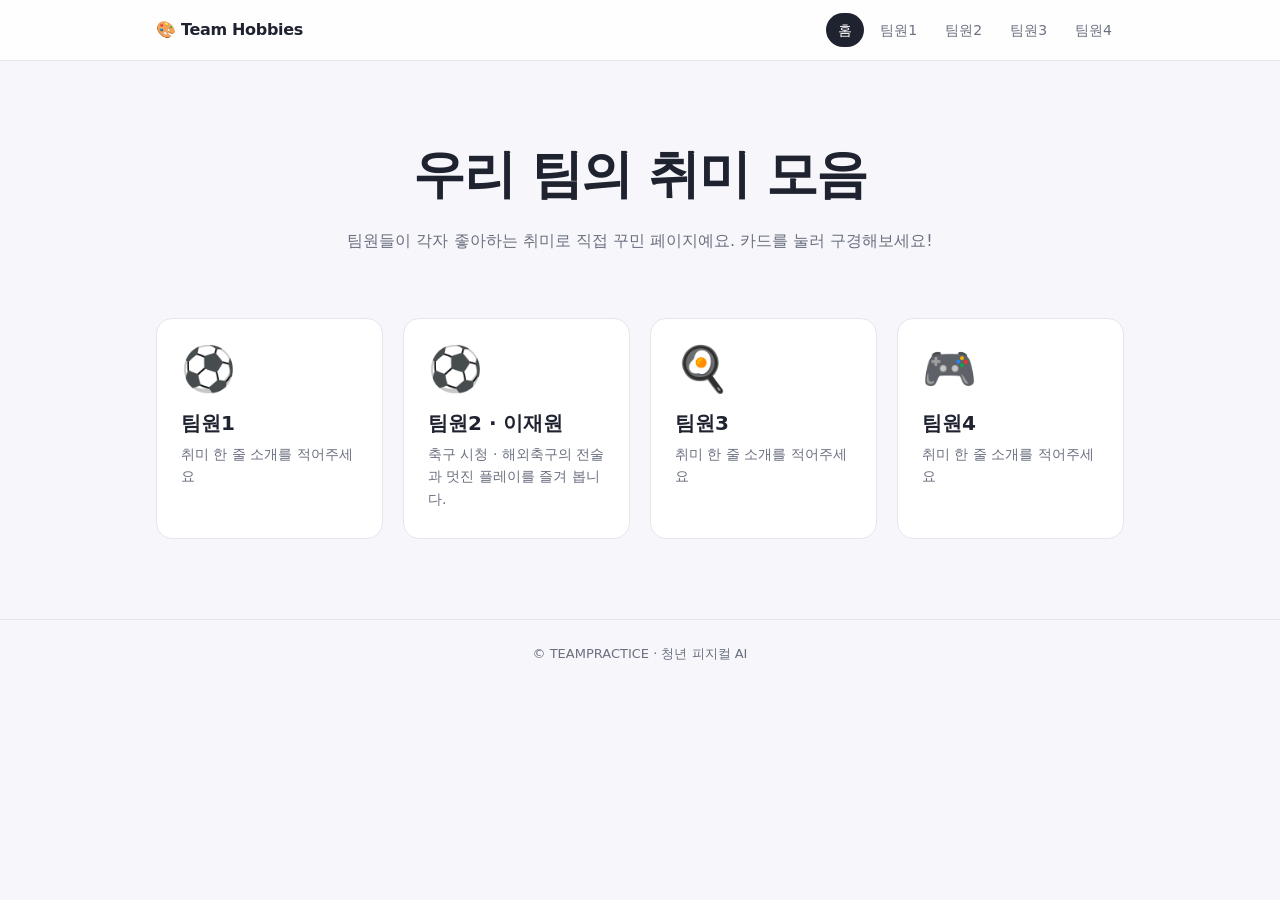
<file: index.html>
<!DOCTYPE html>
<html lang="ko">
<head>
  <meta charset="UTF-8">
  <meta name="viewport" content="width=device-width, initial-scale=1.0">
  <title>우리 팀 취미 모음</title>
  <link rel="stylesheet" href="css/common.css">
</head>
<body>
  <nav class="nav">
    <div class="container">
      <a class="logo" href="index.html">🎨 Team Hobbies</a>
      <ul>
        <li><a href="index.html" aria-current="page">홈</a></li>
        <li><a href="members/member1/index.html">팀원1</a></li>
        <li><a href="members/member2/index.html">팀원2</a></li>
        <li><a href="members/member3/index.html">팀원3</a></li>
        <li><a href="members/member4/index.html">팀원4</a></li>
      </ul>
    </div>
  </nav>

  <main class="container">
    <section class="hero">
      <h1>우리 팀의 취미 모음</h1>
      <p>팀원들이 각자 좋아하는 취미로 직접 꾸민 페이지예요. 카드를 눌러 구경해보세요!</p>
    </section>

    <!-- 각자 자기 카드의 이모지 / 이름 / 한 줄 소개만 수정해주세요 -->
    <section class="member-grid">
      <a class="member-card" href="members/member1/index.html">
        <div class="emoji">⚽</div>
        <h2>팀원1</h2>
        <p>취미 한 줄 소개를 적어주세요</p>
      </a>
      <a class="member-card" href="members/member2/index.html">
        <div class="emoji">⚽</div>
        <h2>팀원2 · 이재원</h2>
        <p>축구 시청 · 해외축구의 전술과 멋진 플레이를 즐겨 봅니다.</p>
      </a>
      <a class="member-card" href="members/member3/index.html">
        <div class="emoji">🍳</div>
        <h2>팀원3</h2>
        <p>취미 한 줄 소개를 적어주세요</p>
      </a>
      <a class="member-card" href="members/member4/index.html">
        <div class="emoji">🎮</div>
        <h2>팀원4</h2>
        <p>취미 한 줄 소개를 적어주세요</p>
      </a>
    </section>
  </main>

  <footer class="footer">
    <div class="container">© TEAMPRACTICE · 청년 피지컬 AI</div>
  </footer>
</body>
</html>
</file>
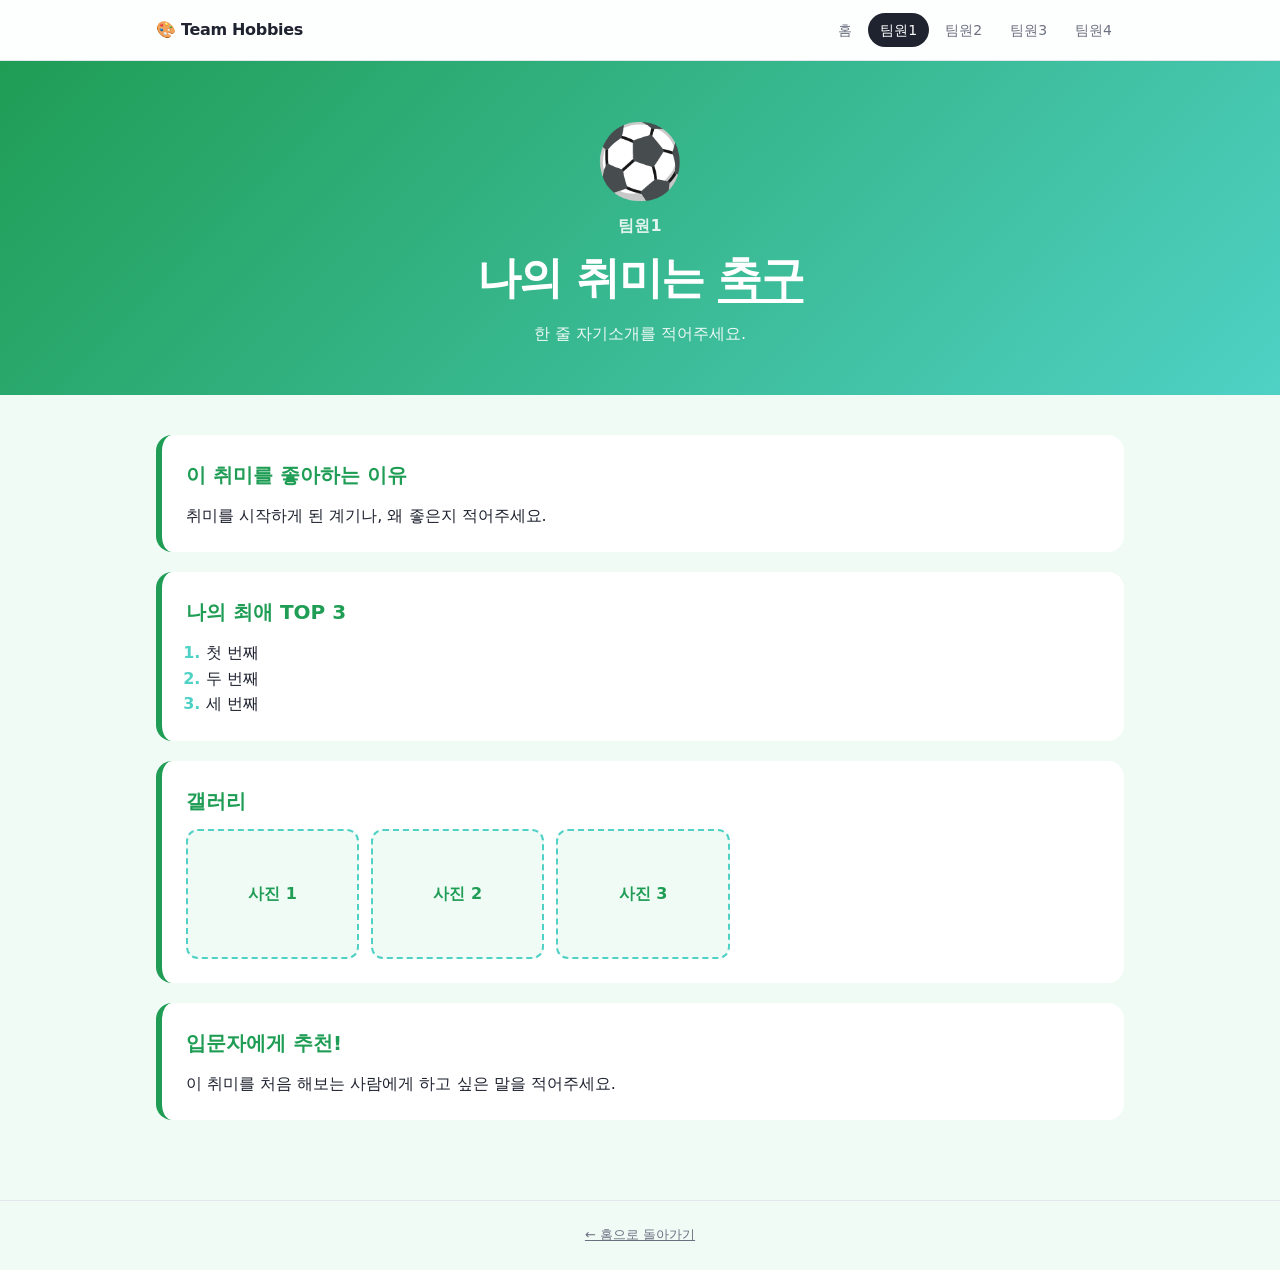
<file: members/member1/index.html>
<!DOCTYPE html>
<html lang="ko">
<head>
  <meta charset="UTF-8">
  <meta name="viewport" content="width=device-width, initial-scale=1.0">
  <title>팀원1의 취미</title>
  <link rel="stylesheet" href="../../css/common.css">
  <!-- 이 페이지만의 꾸미기는 같은 폴더의 style.css 에서 자유롭게! -->
  <link rel="stylesheet" href="style.css">
</head>
<body>
  <nav class="nav">
    <div class="container">
      <a class="logo" href="../../index.html">🎨 Team Hobbies</a>
      <ul>
        <li><a href="../../index.html">홈</a></li>
        <li><a href="../member1/index.html" aria-current="page">팀원1</a></li>
        <li><a href="../member2/index.html">팀원2</a></li>
        <li><a href="../member3/index.html">팀원3</a></li>
        <li><a href="../member4/index.html">팀원4</a></li>
      </ul>
    </div>
  </nav>

  <!-- ===== 여기서부터 자유롭게 꾸며주세요 ===== -->
  <header class="profile">
    <div class="container">
      <div class="profile-emoji">⚽</div>
      <p class="profile-name">팀원1</p>
      <h1>나의 취미는 <span>축구</span></h1>
      <p class="profile-intro">한 줄 자기소개를 적어주세요.</p>
    </div>
  </header>

  <main class="container content">
    <section class="block">
      <h2>이 취미를 좋아하는 이유</h2>
      <p>취미를 시작하게 된 계기나, 왜 좋은지 적어주세요.</p>
    </section>

    <section class="block">
      <h2>나의 최애 TOP 3</h2>
      <ol class="top-list">
        <li>첫 번째</li>
        <li>두 번째</li>
        <li>세 번째</li>
      </ol>
    </section>

    <section class="block">
      <h2>갤러리</h2>
      <!-- images 폴더에 사진을 넣고 <img src="images/파일명.jpg" alt="설명"> 으로 바꿔주세요 -->
      <div class="gallery">
        <div class="photo">사진 1</div>
        <div class="photo">사진 2</div>
        <div class="photo">사진 3</div>
      </div>
    </section>

    <section class="block">
      <h2>입문자에게 추천!</h2>
      <p>이 취미를 처음 해보는 사람에게 하고 싶은 말을 적어주세요.</p>
    </section>
  </main>
  <!-- ===== 꾸미기 영역 끝 ===== -->

  <footer class="footer">
    <div class="container"><a href="../../index.html">← 홈으로 돌아가기</a></div>
  </footer>
</body>
</html>
</file>
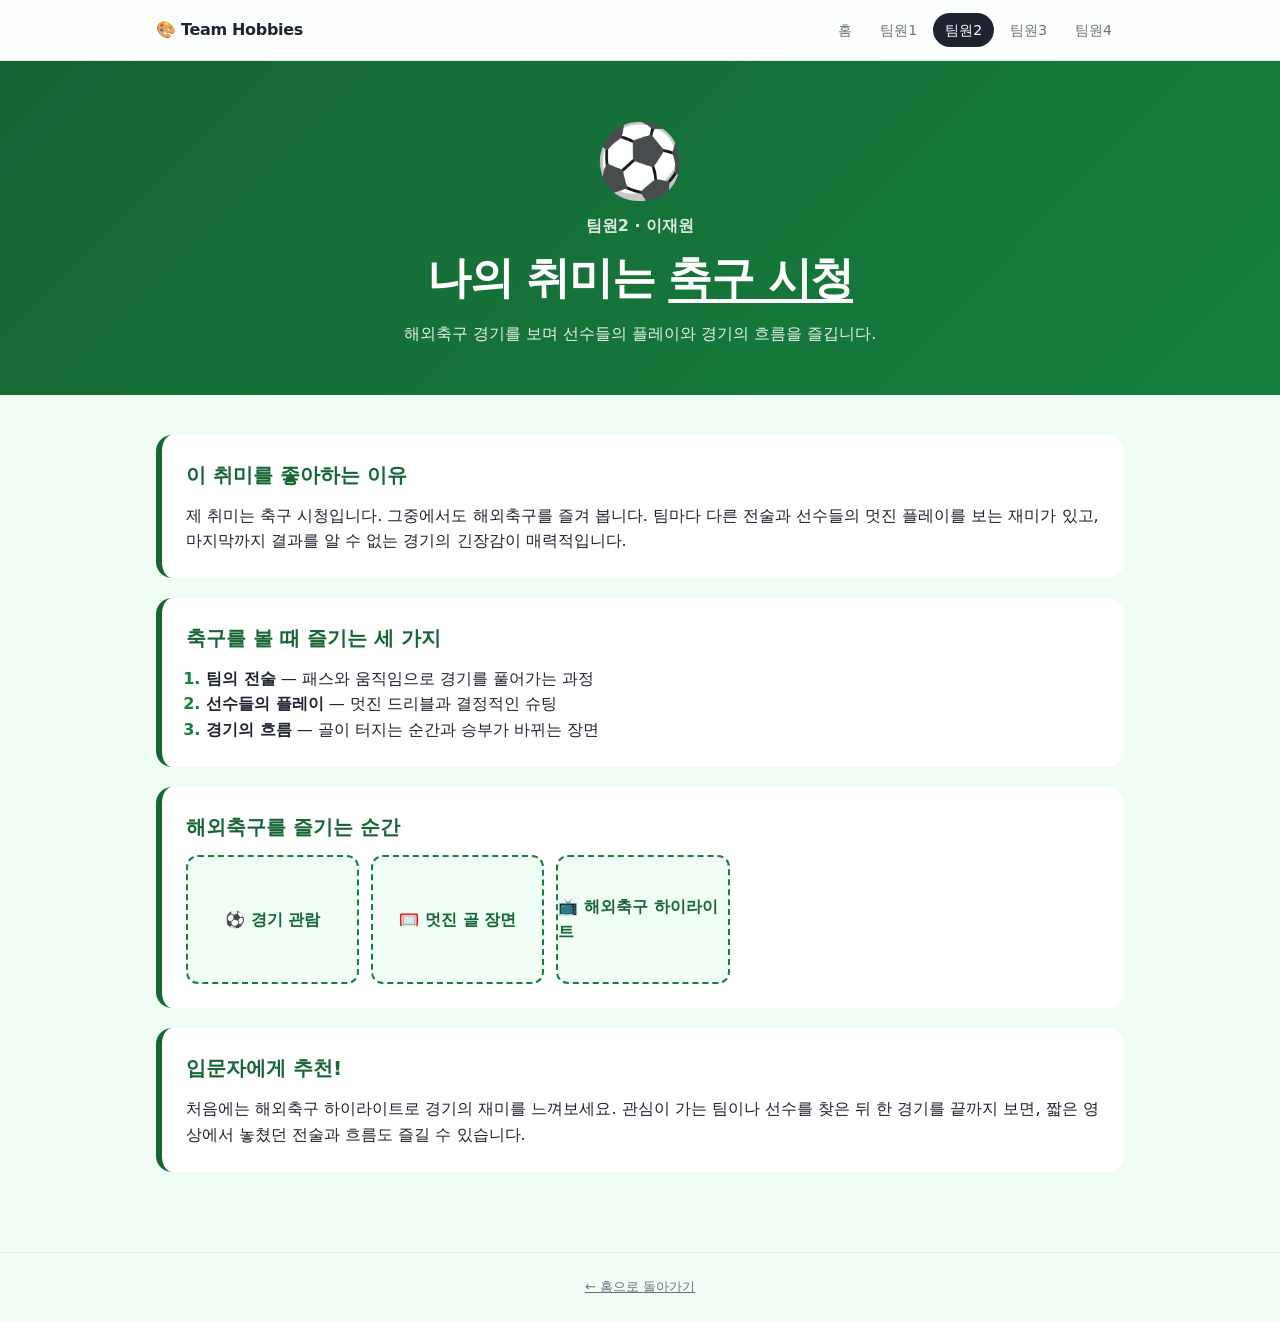
<file: members/member2/index.html>
<!DOCTYPE html>
<html lang="ko">
<head>
  <meta charset="UTF-8">
  <meta name="viewport" content="width=device-width, initial-scale=1.0">
  <title>팀원2 이재원의 취미 · 축구 시청</title>
  <link rel="stylesheet" href="../../css/common.css">
  <!-- 이 페이지만의 꾸미기는 같은 폴더의 style.css 에서 자유롭게! -->
  <link rel="stylesheet" href="style.css">
</head>
<body>
  <nav class="nav">
    <div class="container">
      <a class="logo" href="../../index.html">🎨 Team Hobbies</a>
      <ul>
        <li><a href="../../index.html">홈</a></li>
        <li><a href="../member1/index.html">팀원1</a></li>
        <li><a href="../member2/index.html" aria-current="page">팀원2</a></li>
        <li><a href="../member3/index.html">팀원3</a></li>
        <li><a href="../member4/index.html">팀원4</a></li>
      </ul>
    </div>
  </nav>

  <!-- ===== 여기서부터 자유롭게 꾸며주세요 ===== -->
  <header class="profile">
    <div class="container">
      <div class="profile-emoji">⚽</div>
      <p class="profile-name">팀원2 · 이재원</p>
      <h1>나의 취미는 <span>축구 시청</span></h1>
      <p class="profile-intro">해외축구 경기를 보며 선수들의 플레이와 경기의 흐름을 즐깁니다.</p>
    </div>
  </header>

  <main class="container content">
    <section class="block">
      <h2>이 취미를 좋아하는 이유</h2>
      <p>제 취미는 축구 시청입니다. 그중에서도 해외축구를 즐겨 봅니다. 팀마다 다른 전술과 선수들의 멋진 플레이를 보는 재미가 있고, 마지막까지 결과를 알 수 없는 경기의 긴장감이 매력적입니다.</p>
    </section>

    <section class="block">
      <h2>축구를 볼 때 즐기는 세 가지</h2>
      <ol class="top-list">
        <li><strong>팀의 전술</strong> — 패스와 움직임으로 경기를 풀어가는 과정</li>
        <li><strong>선수들의 플레이</strong> — 멋진 드리블과 결정적인 슈팅</li>
        <li><strong>경기의 흐름</strong> — 골이 터지는 순간과 승부가 바뀌는 장면</li>
      </ol>
    </section>

    <section class="block">
      <h2>해외축구를 즐기는 순간</h2>
      <div class="gallery">
        <div class="photo">⚽ 경기 관람</div>
        <div class="photo">🥅 멋진 골 장면</div>
        <div class="photo">📺 해외축구 하이라이트</div>
      </div>
    </section>

    <section class="block">
      <h2>입문자에게 추천!</h2>
      <p>처음에는 해외축구 하이라이트로 경기의 재미를 느껴보세요. 관심이 가는 팀이나 선수를 찾은 뒤 한 경기를 끝까지 보면, 짧은 영상에서 놓쳤던 전술과 흐름도 즐길 수 있습니다.</p>
    </section>
  </main>
  <!-- ===== 꾸미기 영역 끝 ===== -->

  <footer class="footer">
    <div class="container"><a href="../../index.html">← 홈으로 돌아가기</a></div>
  </footer>
</body>
</html>
</file>
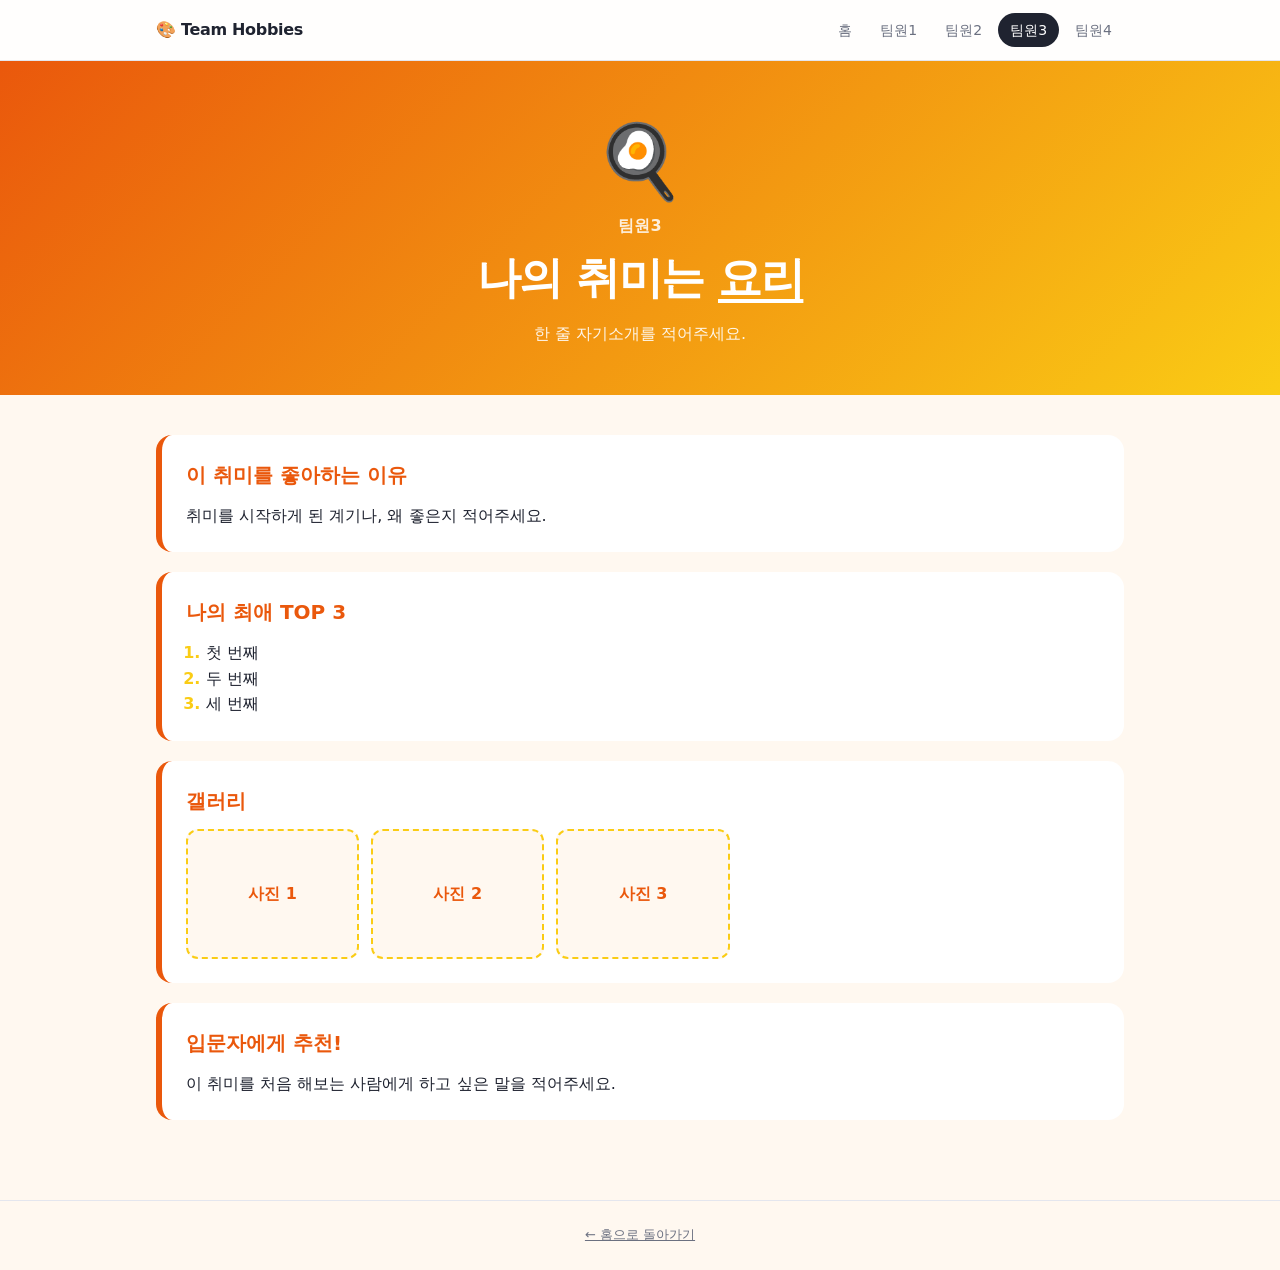
<file: members/member3/index.html>
<!DOCTYPE html>
<html lang="ko">
<head>
  <meta charset="UTF-8">
  <meta name="viewport" content="width=device-width, initial-scale=1.0">
  <title>팀원3의 취미</title>
  <link rel="stylesheet" href="../../css/common.css">
  <!-- 이 페이지만의 꾸미기는 같은 폴더의 style.css 에서 자유롭게! -->
  <link rel="stylesheet" href="style.css">
</head>
<body>
  <nav class="nav">
    <div class="container">
      <a class="logo" href="../../index.html">🎨 Team Hobbies</a>
      <ul>
        <li><a href="../../index.html">홈</a></li>
        <li><a href="../member1/index.html">팀원1</a></li>
        <li><a href="../member2/index.html">팀원2</a></li>
        <li><a href="../member3/index.html" aria-current="page">팀원3</a></li>
        <li><a href="../member4/index.html">팀원4</a></li>
      </ul>
    </div>
  </nav>

  <!-- ===== 여기서부터 자유롭게 꾸며주세요 ===== -->
  <header class="profile">
    <div class="container">
      <div class="profile-emoji">🍳</div>
      <p class="profile-name">팀원3</p>
      <h1>나의 취미는 <span>요리</span></h1>
      <p class="profile-intro">한 줄 자기소개를 적어주세요.</p>
    </div>
  </header>

  <main class="container content">
    <section class="block">
      <h2>이 취미를 좋아하는 이유</h2>
      <p>취미를 시작하게 된 계기나, 왜 좋은지 적어주세요.</p>
    </section>

    <section class="block">
      <h2>나의 최애 TOP 3</h2>
      <ol class="top-list">
        <li>첫 번째</li>
        <li>두 번째</li>
        <li>세 번째</li>
      </ol>
    </section>

    <section class="block">
      <h2>갤러리</h2>
      <!-- images 폴더에 사진을 넣고 <img src="images/파일명.jpg" alt="설명"> 으로 바꿔주세요 -->
      <div class="gallery">
        <div class="photo">사진 1</div>
        <div class="photo">사진 2</div>
        <div class="photo">사진 3</div>
      </div>
    </section>

    <section class="block">
      <h2>입문자에게 추천!</h2>
      <p>이 취미를 처음 해보는 사람에게 하고 싶은 말을 적어주세요.</p>
    </section>
  </main>
  <!-- ===== 꾸미기 영역 끝 ===== -->

  <footer class="footer">
    <div class="container"><a href="../../index.html">← 홈으로 돌아가기</a></div>
  </footer>
</body>
</html>
</file>
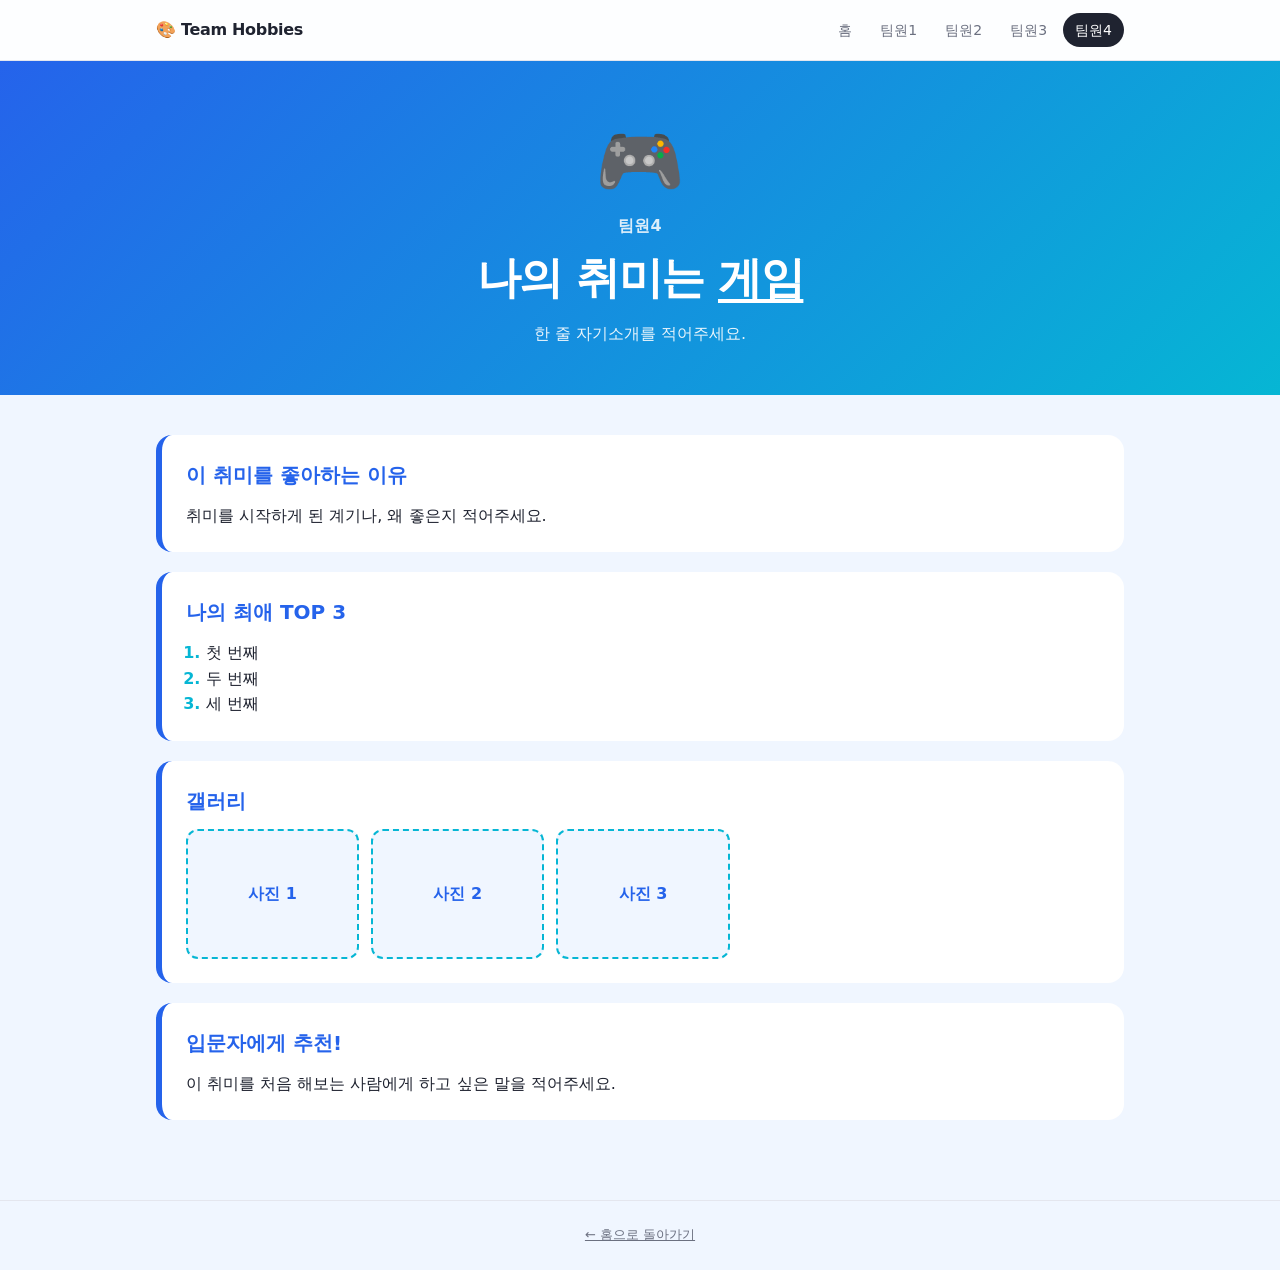
<file: members/member4/index.html>
<!DOCTYPE html>
<html lang="ko">
<head>
  <meta charset="UTF-8">
  <meta name="viewport" content="width=device-width, initial-scale=1.0">
  <title>팀원4의 취미</title>
  <link rel="stylesheet" href="../../css/common.css">
  <!-- 이 페이지만의 꾸미기는 같은 폴더의 style.css 에서 자유롭게! -->
  <link rel="stylesheet" href="style.css">
</head>
<body>
  <nav class="nav">
    <div class="container">
      <a class="logo" href="../../index.html">🎨 Team Hobbies</a>
      <ul>
        <li><a href="../../index.html">홈</a></li>
        <li><a href="../member1/index.html">팀원1</a></li>
        <li><a href="../member2/index.html">팀원2</a></li>
        <li><a href="../member3/index.html">팀원3</a></li>
        <li><a href="../member4/index.html" aria-current="page">팀원4</a></li>
      </ul>
    </div>
  </nav>

  <!-- ===== 여기서부터 자유롭게 꾸며주세요 ===== -->
  <header class="profile">
    <div class="container">
      <div class="profile-emoji">🎮</div>
      <p class="profile-name">팀원4</p>
      <h1>나의 취미는 <span>게임</span></h1>
      <p class="profile-intro">한 줄 자기소개를 적어주세요.</p>
    </div>
  </header>

  <main class="container content">
    <section class="block">
      <h2>이 취미를 좋아하는 이유</h2>
      <p>취미를 시작하게 된 계기나, 왜 좋은지 적어주세요.</p>
    </section>

    <section class="block">
      <h2>나의 최애 TOP 3</h2>
      <ol class="top-list">
        <li>첫 번째</li>
        <li>두 번째</li>
        <li>세 번째</li>
      </ol>
    </section>

    <section class="block">
      <h2>갤러리</h2>
      <!-- images 폴더에 사진을 넣고 <img src="images/파일명.jpg" alt="설명"> 으로 바꿔주세요 -->
      <div class="gallery">
        <div class="photo">사진 1</div>
        <div class="photo">사진 2</div>
        <div class="photo">사진 3</div>
      </div>
    </section>

    <section class="block">
      <h2>입문자에게 추천!</h2>
      <p>이 취미를 처음 해보는 사람에게 하고 싶은 말을 적어주세요.</p>
    </section>
  </main>
  <!-- ===== 꾸미기 영역 끝 ===== -->

  <footer class="footer">
    <div class="container"><a href="../../index.html">← 홈으로 돌아가기</a></div>
  </footer>
</body>
</html>
</file>
<file: css/common.css>
/* 공통 스타일 — 모든 페이지가 함께 쓰는 파일입니다. 개인 꾸미기는 각자 members/memberN/style.css 에서 해주세요. */
:root {
  --bg: #f7f7fb;
  --surface: #ffffff;
  --text: #1f2330;
  --muted: #6b7080;
  --border: #e4e6ee;
  --accent: #5b6cff;
  --radius: 16px;
}

* { box-sizing: border-box; }

body {
  margin: 0;
  font-family: "Pretendard", "Noto Sans KR", system-ui, -apple-system, "Segoe UI", sans-serif;
  background: var(--bg);
  color: var(--text);
  line-height: 1.6;
}

a { color: inherit; }

.container {
  max-width: 1000px;
  margin: 0 auto;
  padding: 0 16px;
}

/* 상단 내비게이션 */
.nav {
  position: sticky;
  top: 0;
  z-index: 10;
  background: rgba(255, 255, 255, 0.85);
  backdrop-filter: blur(8px);
  border-bottom: 1px solid var(--border);
}
.nav .container {
  display: flex;
  align-items: center;
  justify-content: space-between;
  height: 60px;
  gap: 16px;
}
.nav .logo {
  font-weight: 800;
  text-decoration: none;
  letter-spacing: -0.02em;
}
.nav ul {
  display: flex;
  gap: 4px;
  list-style: none;
  margin: 0;
  padding: 0;
  overflow-x: auto;
}
.nav ul a {
  display: block;
  padding: 6px 12px;
  border-radius: 999px;
  text-decoration: none;
  color: var(--muted);
  font-size: 14px;
  white-space: nowrap;
}
.nav ul a:hover,
.nav ul a[aria-current="page"] {
  background: var(--text);
  color: #fff;
}

/* 홈 */
.hero {
  padding: 72px 0 40px;
  text-align: center;
}
.hero h1 {
  font-size: clamp(32px, 6vw, 52px);
  margin: 0 0 12px;
  letter-spacing: -0.03em;
}
.hero p {
  color: var(--muted);
  margin: 0;
}

.member-grid {
  display: grid;
  grid-template-columns: repeat(auto-fill, minmax(220px, 1fr));
  gap: 20px;
  padding: 24px 0 80px;
}
.member-card {
  display: block;
  background: var(--surface);
  border: 1px solid var(--border);
  border-radius: var(--radius);
  padding: 28px 24px;
  text-decoration: none;
  transition: transform 0.15s ease, box-shadow 0.15s ease;
}
.member-card:hover {
  transform: translateY(-4px);
  box-shadow: 0 12px 28px rgba(31, 35, 48, 0.08);
}
.member-card .emoji {
  font-size: 44px;
  line-height: 1;
}
.member-card h2 {
  margin: 16px 0 4px;
  font-size: 20px;
}
.member-card p {
  margin: 0;
  color: var(--muted);
  font-size: 14px;
}

.footer {
  border-top: 1px solid var(--border);
  padding: 24px 0;
  color: var(--muted);
  font-size: 13px;
  text-align: center;
}
</file>
<file: members/member1/style.css>
/* 팀원1 전용 스타일 — 이 파일은 마음대로 바꿔도 다른 팀원 페이지에 영향이 없어요. */
:root {
  --theme-1: #1f9d55;
  --theme-2: #4fd1c5;
  --theme-bg: #f0fbf6;
}

body { background: var(--theme-bg); }

.profile {
  padding: 64px 0 48px;
  text-align: center;
  color: #fff;
  background: linear-gradient(135deg, var(--theme-1), var(--theme-2));
}
.profile-emoji { font-size: 72px; line-height: 1; }
.profile-name { margin: 16px 0 0; opacity: 0.85; font-weight: 600; }
.profile h1 {
  margin: 4px 0 8px;
  font-size: clamp(28px, 5vw, 44px);
  letter-spacing: -0.03em;
}
.profile h1 span { text-decoration: underline; text-decoration-thickness: 4px; text-underline-offset: 6px; }
.profile-intro { margin: 0; opacity: 0.9; }

.content { padding: 40px 16px 80px; display: grid; gap: 20px; }

.block {
  background: #fff;
  border-radius: 16px;
  padding: 24px;
  border-left: 6px solid var(--theme-1);
}
.block h2 { margin: 0 0 12px; font-size: 20px; color: var(--theme-1); }
.block p { margin: 0; }

.top-list { margin: 0; padding-left: 20px; }
.top-list li::marker { color: var(--theme-2); font-weight: 800; }

.gallery {
  display: grid;
  grid-template-columns: repeat(auto-fill, minmax(160px, 1fr));
  gap: 12px;
}
.gallery .photo,
.gallery img {
  width: 100%;
  aspect-ratio: 4 / 3;
  object-fit: cover;
  border-radius: 12px;
}
.gallery .photo {
  display: grid;
  place-items: center;
  background: var(--theme-bg);
  color: var(--theme-1);
  border: 2px dashed var(--theme-2);
  font-weight: 600;
}
</file>
<file: members/member2/style.css>
/* 팀원2 전용 스타일 — 이 파일은 마음대로 바꿔도 다른 팀원 페이지에 영향이 없어요. */
:root {
  --theme-1: #166534;
  --theme-2: #15803d;
  --theme-bg: #f0fdf4;
}

body { background: var(--theme-bg); }

.profile {
  padding: 64px 0 48px;
  text-align: center;
  color: #fff;
  background: linear-gradient(135deg, var(--theme-1), var(--theme-2));
}
.profile-emoji { font-size: 72px; line-height: 1; }
.profile-name { margin: 16px 0 0; opacity: 0.85; font-weight: 600; }
.profile h1 {
  margin: 4px 0 8px;
  font-size: clamp(28px, 5vw, 44px);
  letter-spacing: -0.03em;
}
.profile h1 span { text-decoration: underline; text-decoration-thickness: 4px; text-underline-offset: 6px; }
.profile-intro { margin: 0; opacity: 0.9; }

.content { padding: 40px 16px 80px; display: grid; gap: 20px; }

.block {
  background: #fff;
  border-radius: 16px;
  padding: 24px;
  border-left: 6px solid var(--theme-1);
}
.block h2 { margin: 0 0 12px; font-size: 20px; color: var(--theme-1); }
.block p { margin: 0; }

.top-list { margin: 0; padding-left: 20px; }
.top-list li::marker { color: var(--theme-2); font-weight: 800; }

.gallery {
  display: grid;
  grid-template-columns: repeat(auto-fill, minmax(160px, 1fr));
  gap: 12px;
}
.gallery .photo,
.gallery img {
  width: 100%;
  aspect-ratio: 4 / 3;
  object-fit: cover;
  border-radius: 12px;
}
.gallery .photo {
  display: grid;
  place-items: center;
  background: var(--theme-bg);
  color: var(--theme-1);
  border: 2px dashed var(--theme-2);
  font-weight: 600;
}
</file>
<file: members/member3/style.css>
/* 팀원3 전용 스타일 — 이 파일은 마음대로 바꿔도 다른 팀원 페이지에 영향이 없어요. */
:root {
  --theme-1: #ea580c;
  --theme-2: #facc15;
  --theme-bg: #fff8f0;
}

body { background: var(--theme-bg); }

.profile {
  padding: 64px 0 48px;
  text-align: center;
  color: #fff;
  background: linear-gradient(135deg, var(--theme-1), var(--theme-2));
}
.profile-emoji { font-size: 72px; line-height: 1; }
.profile-name { margin: 16px 0 0; opacity: 0.85; font-weight: 600; }
.profile h1 {
  margin: 4px 0 8px;
  font-size: clamp(28px, 5vw, 44px);
  letter-spacing: -0.03em;
}
.profile h1 span { text-decoration: underline; text-decoration-thickness: 4px; text-underline-offset: 6px; }
.profile-intro { margin: 0; opacity: 0.9; }

.content { padding: 40px 16px 80px; display: grid; gap: 20px; }

.block {
  background: #fff;
  border-radius: 16px;
  padding: 24px;
  border-left: 6px solid var(--theme-1);
}
.block h2 { margin: 0 0 12px; font-size: 20px; color: var(--theme-1); }
.block p { margin: 0; }

.top-list { margin: 0; padding-left: 20px; }
.top-list li::marker { color: var(--theme-2); font-weight: 800; }

.gallery {
  display: grid;
  grid-template-columns: repeat(auto-fill, minmax(160px, 1fr));
  gap: 12px;
}
.gallery .photo,
.gallery img {
  width: 100%;
  aspect-ratio: 4 / 3;
  object-fit: cover;
  border-radius: 12px;
}
.gallery .photo {
  display: grid;
  place-items: center;
  background: var(--theme-bg);
  color: var(--theme-1);
  border: 2px dashed var(--theme-2);
  font-weight: 600;
}
</file>
<file: members/member4/style.css>
/* 팀원4 전용 스타일 — 이 파일은 마음대로 바꿔도 다른 팀원 페이지에 영향이 없어요. */
:root {
  --theme-1: #2563eb;
  --theme-2: #06b6d4;
  --theme-bg: #f0f6ff;
}

body { background: var(--theme-bg); }

.profile {
  padding: 64px 0 48px;
  text-align: center;
  color: #fff;
  background: linear-gradient(135deg, var(--theme-1), var(--theme-2));
}
.profile-emoji { font-size: 72px; line-height: 1; }
.profile-name { margin: 16px 0 0; opacity: 0.85; font-weight: 600; }
.profile h1 {
  margin: 4px 0 8px;
  font-size: clamp(28px, 5vw, 44px);
  letter-spacing: -0.03em;
}
.profile h1 span { text-decoration: underline; text-decoration-thickness: 4px; text-underline-offset: 6px; }
.profile-intro { margin: 0; opacity: 0.9; }

.content { padding: 40px 16px 80px; display: grid; gap: 20px; }

.block {
  background: #fff;
  border-radius: 16px;
  padding: 24px;
  border-left: 6px solid var(--theme-1);
}
.block h2 { margin: 0 0 12px; font-size: 20px; color: var(--theme-1); }
.block p { margin: 0; }

.top-list { margin: 0; padding-left: 20px; }
.top-list li::marker { color: var(--theme-2); font-weight: 800; }

.gallery {
  display: grid;
  grid-template-columns: repeat(auto-fill, minmax(160px, 1fr));
  gap: 12px;
}
.gallery .photo,
.gallery img {
  width: 100%;
  aspect-ratio: 4 / 3;
  object-fit: cover;
  border-radius: 12px;
}
.gallery .photo {
  display: grid;
  place-items: center;
  background: var(--theme-bg);
  color: var(--theme-1);
  border: 2px dashed var(--theme-2);
  font-weight: 600;
}
</file>
